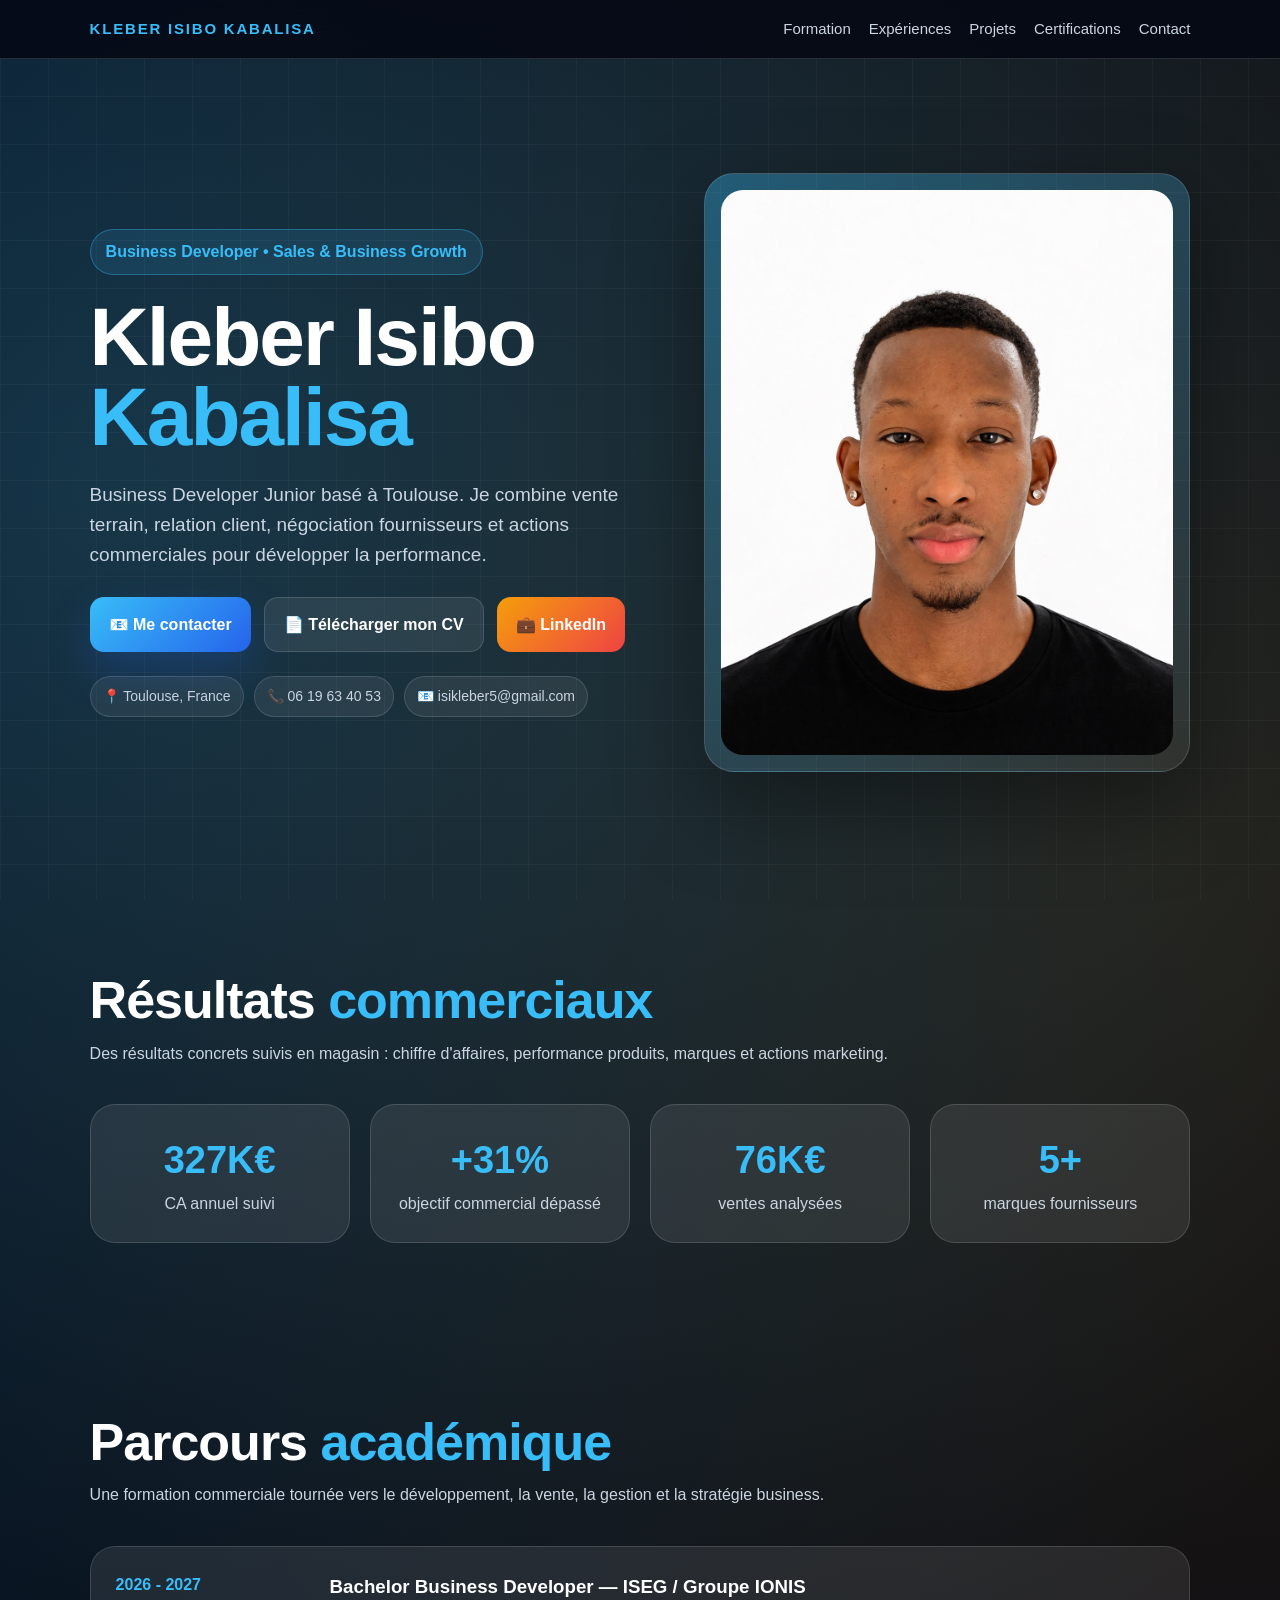
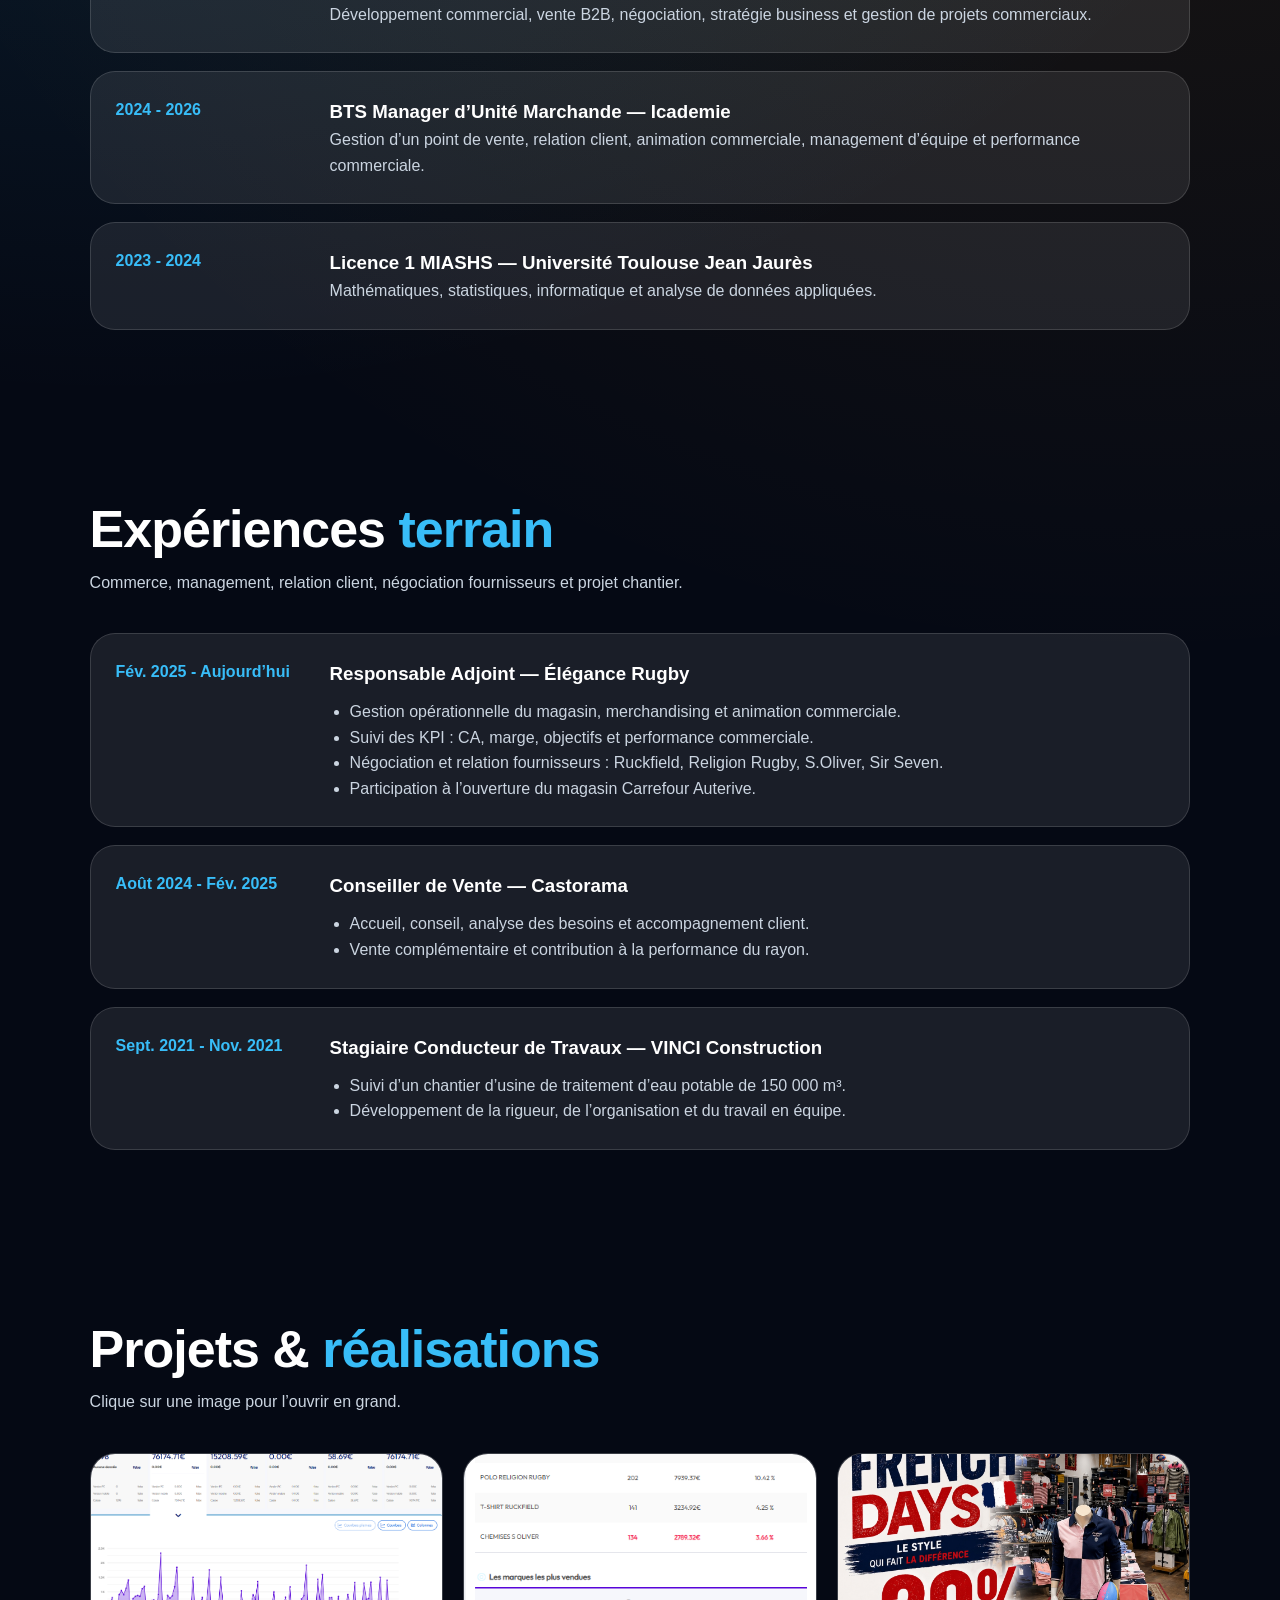
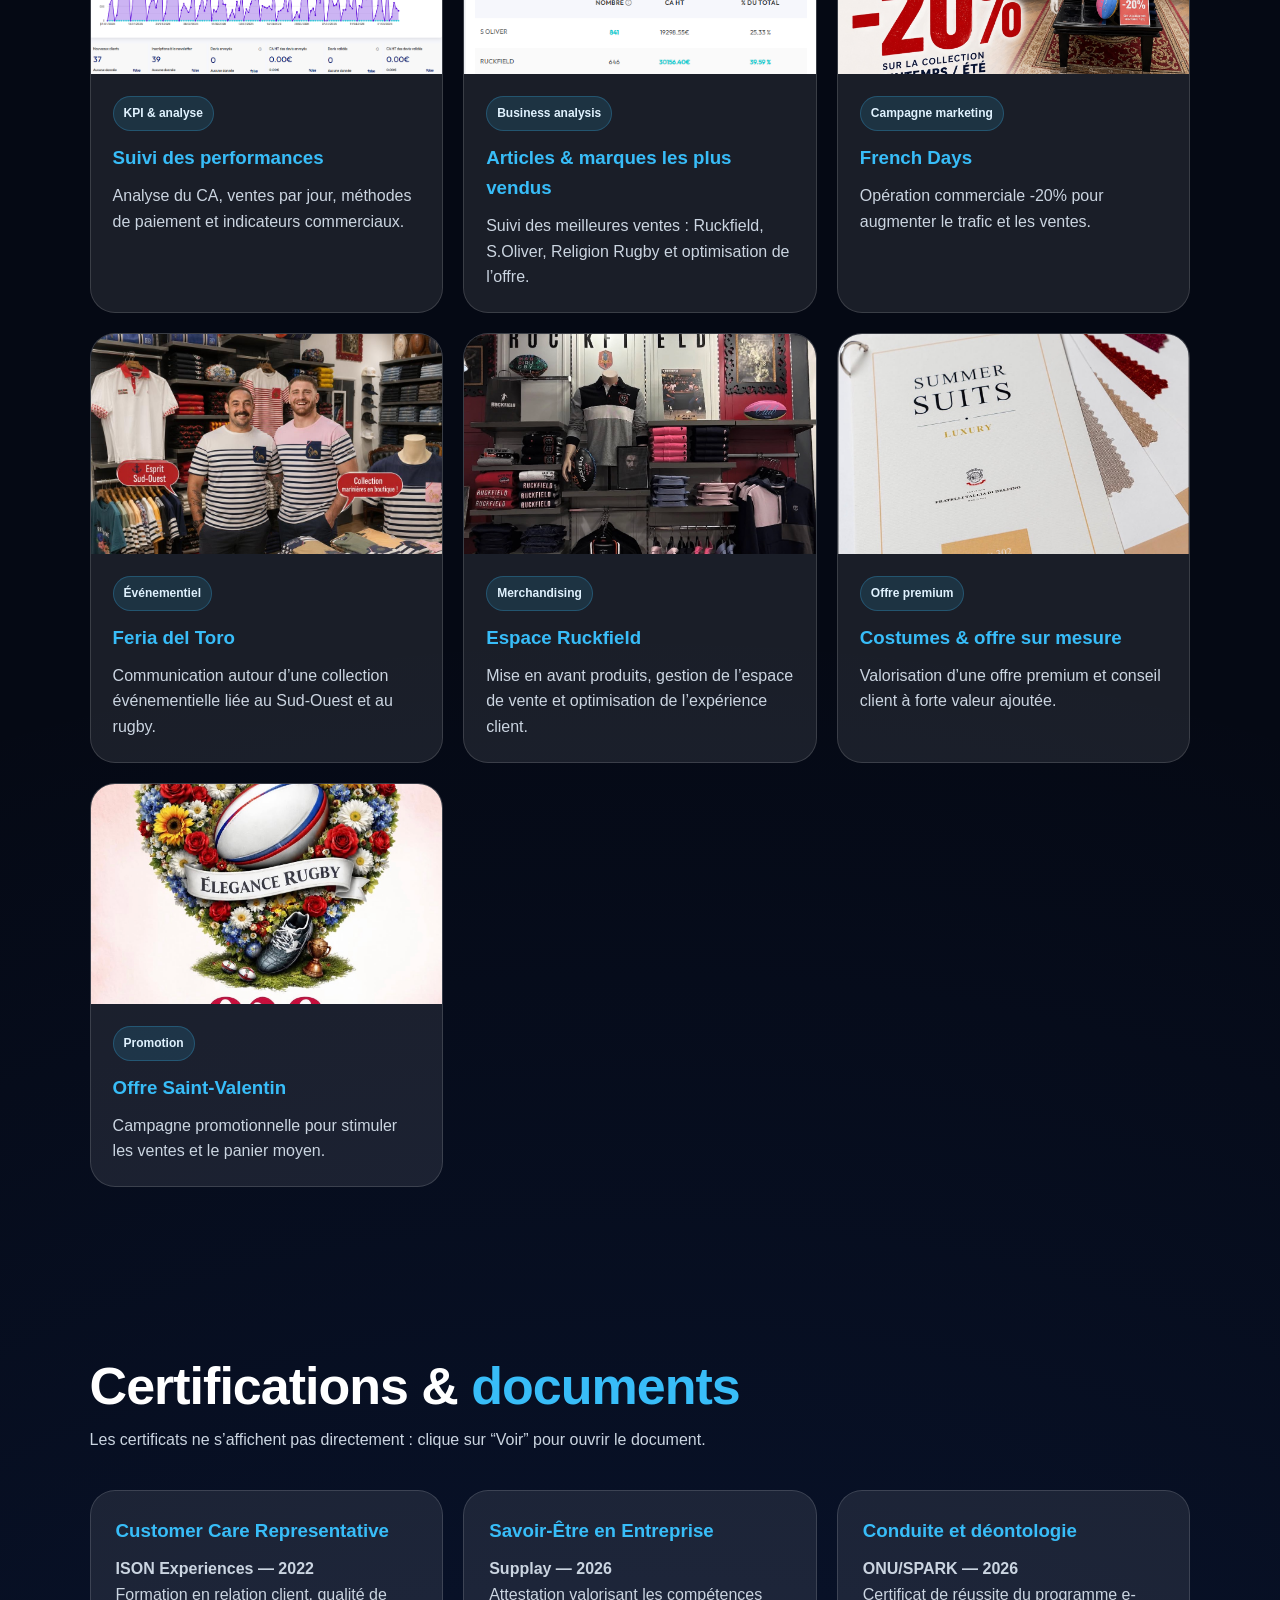
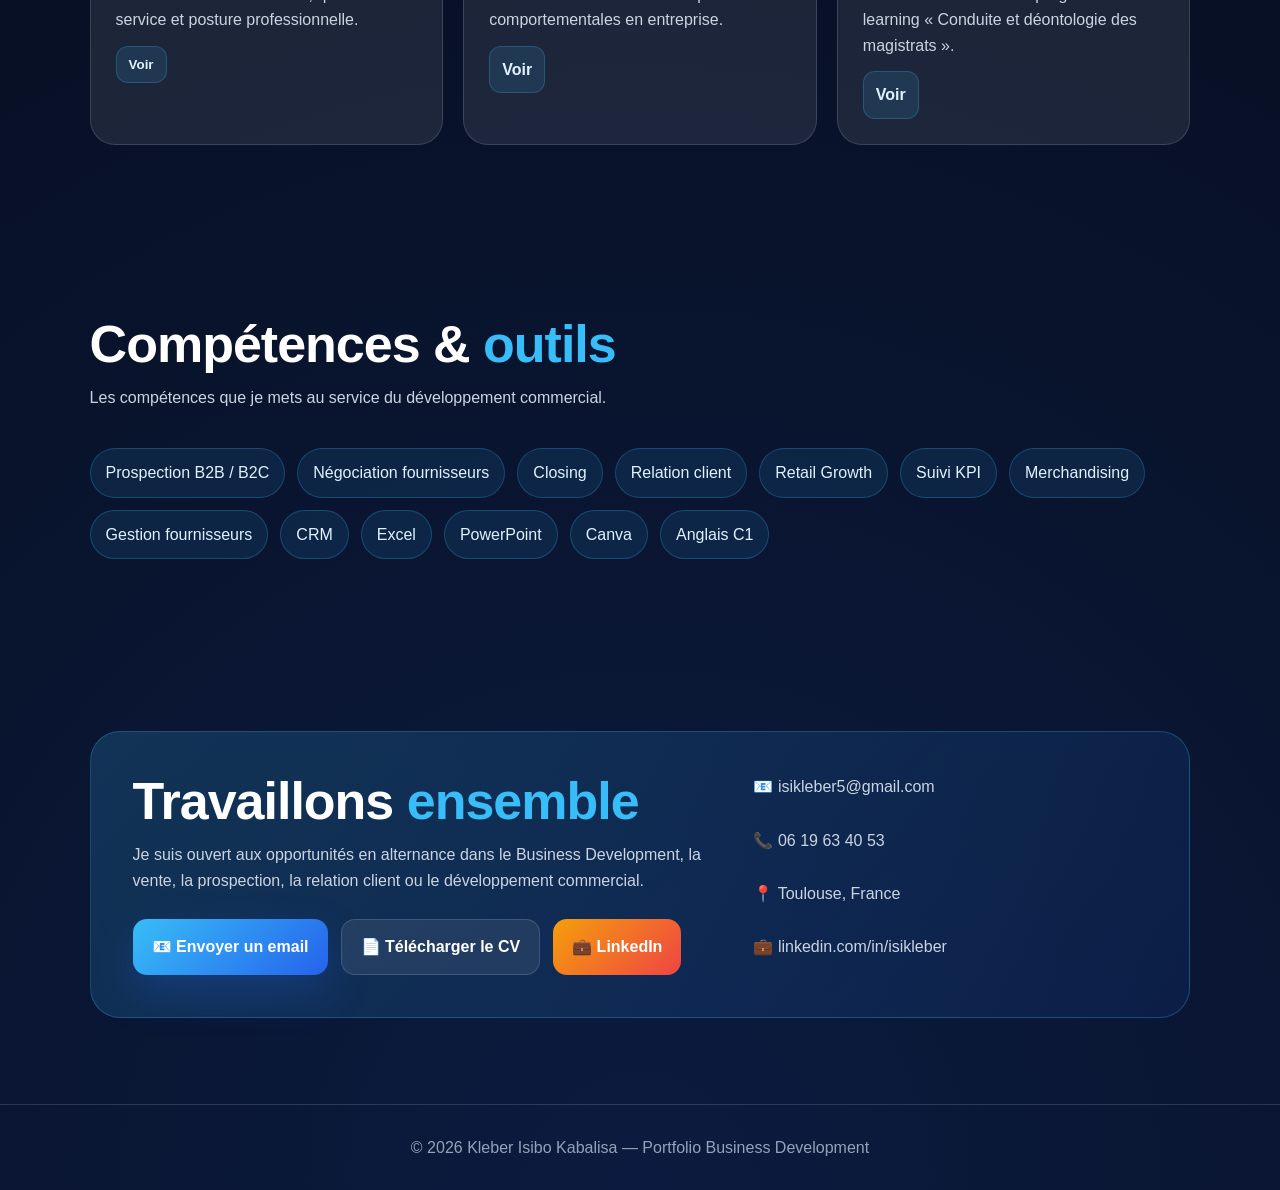
<file: index.html>
<!DOCTYPE html>
<html lang="fr">
<head>
  <meta charset="UTF-8" />
  <meta name="viewport" content="width=device-width, initial-scale=1.0" />
  <title>Kleber Isibo Kabalisa | Business Developer</title>
  <meta name="description" content="Portfolio professionnel de Kleber Isibo Kabalisa, Business Developer Junior à Toulouse." />
  <link rel="stylesheet" href="style.css" />
</head>
<body>
  <nav class="navbar">
    <a class="logo" href="#home">KLEBER ISIBO KABALISA</a>
    <div class="navlinks">
      <a href="#formation">Formation</a>
      <a href="#experience">Expériences</a>
      <a href="#projects">Projets</a>
      <a href="#certifications">Certifications</a>
      <a href="#contact">Contact</a>
    </div>
  </nav>

  <header id="home" class="hero">
    <div class="hero-text">
      <div class="badge">Business Developer • Sales & Business Growth</div>
      <h1>Kleber Isibo <span>Kabalisa</span></h1>
      <p>
        Business Developer Junior basé à Toulouse. Je combine vente terrain, relation client,
        négociation fournisseurs et actions commerciales pour développer la performance.
      </p>
      <div class="buttons">
        <a class="btn primary" href="mailto:isikleber5@gmail.com">📧 Me contacter</a>
        <a class="btn dark" href="assets/CV_Kleber_Isibo_Kabalisa_Premium.pdf" download>📄 Télécharger mon CV</a>
        <a class="btn gold" href="https://www.linkedin.com/in/isikleber" target="_blank" rel="noopener">💼 LinkedIn</a>
      </div>
      <div class="quick">
        <span>📍 Toulouse, France</span>
        <span>📞 06 19 63 40 53</span>
        <span>📧 isikleber5@gmail.com</span>
      </div>
    </div>
    <div class="photo-card">
      <img src="assets/photo-kleber.jpeg" alt="Photo de Kleber Isibo Kabalisa" />
    </div>
  </header>

  <section class="reveal">
    <div class="head">
      <h2>Résultats <span>commerciaux</span></h2>
      <p>Des résultats concrets suivis en magasin : chiffre d'affaires, performance produits, marques et actions marketing.</p>
    </div>
    <div class="stats">
      <div class="stat"><strong>327K€</strong><p>CA annuel suivi</p></div>
      <div class="stat"><strong>+31%</strong><p>objectif commercial dépassé</p></div>
      <div class="stat"><strong>76K€</strong><p>ventes analysées</p></div>
      <div class="stat"><strong>5+</strong><p>marques fournisseurs</p></div>
    </div>
  </section>

  <section id="formation" class="reveal">
    <div class="head">
      <h2>Parcours <span>académique</span></h2>
      <p>Une formation commerciale tournée vers le développement, la vente, la gestion et la stratégie business.</p>
    </div>
    <div class="timeline">
      <article class="item">
        <div class="date">2026 - 2027</div>
        <div><h3>Bachelor Business Developer — ISEG / Groupe IONIS</h3><p>Développement commercial, vente B2B, négociation, stratégie business et gestion de projets commerciaux.</p></div>
      </article>
      <article class="item">
        <div class="date">2024 - 2026</div>
        <div><h3>BTS Manager d’Unité Marchande — Icademie</h3><p>Gestion d’un point de vente, relation client, animation commerciale, management d’équipe et performance commerciale.</p></div>
      </article>
      <article class="item">
        <div class="date">2023 - 2024</div>
        <div><h3>Licence 1 MIASHS — Université Toulouse Jean Jaurès</h3><p>Mathématiques, statistiques, informatique et analyse de données appliquées.</p></div>
      </article>
    </div>
  </section>

  <section id="experience" class="reveal">
    <div class="head">
      <h2>Expériences <span>terrain</span></h2>
      <p>Commerce, management, relation client, négociation fournisseurs et projet chantier.</p>
    </div>
    <div class="timeline">
      <article class="item">
        <div class="date">Fév. 2025 - Aujourd’hui</div>
        <div>
          <h3>Responsable Adjoint — Élégance Rugby</h3>
          <ul>
            <li>Gestion opérationnelle du magasin, merchandising et animation commerciale.</li>
            <li>Suivi des KPI : CA, marge, objectifs et performance commerciale.</li>
            <li>Négociation et relation fournisseurs : Ruckfield, Religion Rugby, S.Oliver, Sir Seven.</li>
            <li>Participation à l’ouverture du magasin Carrefour Auterive.</li>
          </ul>
        </div>
      </article>
      <article class="item">
        <div class="date">Août 2024 - Fév. 2025</div>
        <div>
          <h3>Conseiller de Vente — Castorama</h3>
          <ul>
            <li>Accueil, conseil, analyse des besoins et accompagnement client.</li>
            <li>Vente complémentaire et contribution à la performance du rayon.</li>
          </ul>
        </div>
      </article>
      <article class="item">
        <div class="date">Sept. 2021 - Nov. 2021</div>
        <div>
          <h3>Stagiaire Conducteur de Travaux — VINCI Construction</h3>
          <ul>
            <li>Suivi d’un chantier d’usine de traitement d’eau potable de 150 000 m³.</li>
            <li>Développement de la rigueur, de l’organisation et du travail en équipe.</li>
          </ul>
        </div>
      </article>
    </div>
  </section>

  <section id="projects" class="reveal">
    <div class="head">
      <h2>Projets & <span>réalisations</span></h2>
      <p>Clique sur une image pour l’ouvrir en grand.</p>
    </div>
    <div class="projects">
      <article class="project">
        <img src="assets/dashboard-ca.png" alt="Tableau de bord commercial" />
        <div><span class="tag">KPI & analyse</span><h3>Suivi des performances</h3><p>Analyse du CA, ventes par jour, méthodes de paiement et indicateurs commerciaux.</p></div>
      </article>
      <article class="project">
        <img src="assets/top-ventes.png" alt="Articles et marques les plus vendus" />
        <div><span class="tag">Business analysis</span><h3>Articles & marques les plus vendus</h3><p>Suivi des meilleures ventes : Ruckfield, S.Oliver, Religion Rugby et optimisation de l’offre.</p></div>
      </article>
      <article class="project">
        <img src="assets/french-days.jpeg" alt="Campagne French Days" />
        <div><span class="tag">Campagne marketing</span><h3>French Days</h3><p>Opération commerciale -20% pour augmenter le trafic et les ventes.</p></div>
      </article>
      <article class="project">
        <img src="assets/feria.jpeg" alt="Feria del Toro" />
        <div><span class="tag">Événementiel</span><h3>Feria del Toro</h3><p>Communication autour d’une collection événementielle liée au Sud-Ouest et au rugby.</p></div>
      </article>
      <article class="project">
        <img src="assets/ruckfield.jpeg" alt="Espace Ruckfield" />
        <div><span class="tag">Merchandising</span><h3>Espace Ruckfield</h3><p>Mise en avant produits, gestion de l’espace de vente et optimisation de l’expérience client.</p></div>
      </article>
      <article class="project">
        <img src="assets/costumes.jpeg" alt="Costumes sur mesure" />
        <div><span class="tag">Offre premium</span><h3>Costumes & offre sur mesure</h3><p>Valorisation d’une offre premium et conseil client à forte valeur ajoutée.</p></div>
      </article>
      <article class="project">
        <img src="assets/saint-valentin.jpeg" alt="Offre Saint-Valentin" />
        <div><span class="tag">Promotion</span><h3>Offre Saint-Valentin</h3><p>Campagne promotionnelle pour stimuler les ventes et le panier moyen.</p></div>
      </article>
    </div>
  </section>

  <section id="certifications" class="reveal">
    <div class="head">
      <h2>Certifications & <span>documents</span></h2>
      <p>Les certificats ne s’affichent pas directement : clique sur “Voir” pour ouvrir le document.</p>
    </div>
    <div class="grid">
      <article class="card">
        <h3>Customer Care Representative</h3>
        <p><strong>ISON Experiences — 2022</strong></p>
        <p>Formation en relation client, qualité de service et posture professionnelle.</p>
        <button class="mini" data-img="assets/certificat-ison.jpeg">Voir</button>
      </article>
      <article class="card">
        <h3>Savoir-Être en Entreprise</h3>
        <p><strong>Supplay — 2026</strong></p>
        <p>Attestation valorisant les compétences comportementales en entreprise.</p>
        <a class="mini" href="assets/Attestation_Supplay_Kleber.pdf" target="_blank">Voir</a>
      </article>
      <article class="card">
        <h3>Conduite et déontologie</h3>
        <p><strong>ONU/SPARK — 2026</strong></p>
        <p>Certificat de réussite du programme e-learning « Conduite et déontologie des magistrats ».</p>
        <a class="mini" href="assets/Certificat_ONU_SPARK_Kleber.pdf" target="_blank">Voir</a>
      </article>
    </div>
  </section>

  <section class="reveal">
    <div class="head">
      <h2>Compétences & <span>outils</span></h2>
      <p>Les compétences que je mets au service du développement commercial.</p>
    </div>
    <div class="skills">
      <span>Prospection B2B / B2C</span><span>Négociation fournisseurs</span><span>Closing</span><span>Relation client</span><span>Retail Growth</span><span>Suivi KPI</span><span>Merchandising</span><span>Gestion fournisseurs</span><span>CRM</span><span>Excel</span><span>PowerPoint</span><span>Canva</span><span>Anglais C1</span>
    </div>
  </section>

  <section id="contact" class="reveal">
    <div class="contact">
      <div>
        <h2>Travaillons <span>ensemble</span></h2>
        <p>Je suis ouvert aux opportunités en alternance dans le Business Development, la vente, la prospection, la relation client ou le développement commercial.</p>
        <div class="buttons">
          <a class="btn primary" href="mailto:isikleber5@gmail.com">📧 Envoyer un email</a>
          <a class="btn dark" href="assets/CV_Kleber_Isibo_Kabalisa_Premium.pdf" download>📄 Télécharger le CV</a>
          <a class="btn gold" href="https://www.linkedin.com/in/isikleber" target="_blank" rel="noopener">💼 LinkedIn</a>
        </div>
      </div>
      <div class="contact-list">
        <div>📧 isikleber5@gmail.com</div>
        <div>📞 06 19 63 40 53</div>
        <div>📍 Toulouse, France</div>
        <div>💼 linkedin.com/in/isikleber</div>
      </div>
    </div>
  </section>

  <footer>© 2026 Kleber Isibo Kabalisa — Portfolio Business Development</footer>

  <div class="modal" id="modal">
    <button class="close" id="closeModal">Fermer</button>
    <img id="modalImg" alt="Aperçu" />
  </div>

  <script src="script.js"></script>
</body>
</html>
</file>
<file: style.css>
:root{--bg:#050914;--card:rgba(255,255,255,.085);--line:rgba(255,255,255,.14);--muted:#cbd5e1;--blue:#38bdf8;--blue2:#2563eb;--gold:#f59e0b;--red:#ef4444}
*{box-sizing:border-box;margin:0;padding:0;font-family:Arial,Helvetica,sans-serif;scroll-behavior:smooth}
body{background:radial-gradient(circle at 10% 8%,rgba(56,189,248,.23),transparent 27%),radial-gradient(circle at 90% 14%,rgba(245,158,11,.13),transparent 27%),radial-gradient(circle at 50% 100%,rgba(37,99,235,.20),transparent 36%),#050914;color:#fff;line-height:1.6;overflow-x:hidden}
body:before{content:"";position:fixed;inset:0;pointer-events:none;z-index:-1;background-image:linear-gradient(rgba(255,255,255,.035) 1px,transparent 1px),linear-gradient(90deg,rgba(255,255,255,.035) 1px,transparent 1px);background-size:48px 48px}
a{text-decoration:none;color:inherit}
.navbar{position:sticky;top:0;z-index:50;background:rgba(5,9,20,.88);backdrop-filter:blur(16px);border-bottom:1px solid var(--line);padding:17px 7%;display:flex;justify-content:space-between;align-items:center;gap:18px;flex-wrap:wrap}
.logo{font-weight:900;letter-spacing:1.8px;color:var(--blue);font-size:15px}
.navlinks{display:flex;gap:18px;flex-wrap:wrap;color:var(--muted);font-size:15px}
.navlinks a:hover{color:var(--blue)}
.hero{min-height:92vh;padding:76px 7%;display:grid;grid-template-columns:1.07fr .93fr;gap:55px;align-items:center}
.badge{display:inline-block;background:rgba(56,189,248,.12);border:1px solid rgba(56,189,248,.35);color:var(--blue);padding:9px 15px;border-radius:999px;font-weight:900;margin-bottom:22px;animation:up .7s both}
h1{font-size:clamp(42px,7vw,82px);line-height:.98;letter-spacing:-2px;margin-bottom:22px;animation:up .8s both .1s}
h1 span,h2 span{color:var(--blue)}
.hero p{font-size:19px;color:var(--muted);max-width:720px;animation:up .8s both .2s}
.buttons{display:flex;gap:13px;flex-wrap:wrap;margin-top:26px;animation:up .8s both .3s}
.btn{padding:14px 19px;border-radius:14px;font-weight:900;display:inline-flex;gap:8px;align-items:center;transition:.25s;cursor:pointer;border:0}
.primary{background:linear-gradient(135deg,var(--blue),var(--blue2));box-shadow:0 18px 42px rgba(37,99,235,.25);color:#fff}
.dark{background:rgba(255,255,255,.08);border:1px solid var(--line);color:#fff}
.gold{background:linear-gradient(135deg,var(--gold),var(--red));color:white}
.btn:hover{transform:translateY(-4px);box-shadow:0 20px 50px rgba(0,0,0,.30)}
.quick{display:flex;flex-wrap:wrap;gap:10px;margin-top:24px;color:var(--muted);font-size:14px}
.quick span{padding:8px 12px;border-radius:999px;background:rgba(255,255,255,.07);border:1px solid var(--line)}
.photo-card{padding:16px;border-radius:30px;background:linear-gradient(145deg,rgba(56,189,248,.35),rgba(255,255,255,.06));border:1px solid var(--line);box-shadow:0 35px 90px rgba(0,0,0,.40);animation:float .95s both .15s}
.photo-card img{width:100%;border-radius:22px;display:block;aspect-ratio:4/5;object-fit:cover;object-position:center top}
section{padding:86px 7%}
.head{max-width:880px;margin-bottom:38px}
h2{font-size:clamp(31px,5vw,52px);line-height:1.05;letter-spacing:-1px;margin-bottom:13px}
.head p,.contact p{color:var(--muted);max-width:840px}
.stats,.grid,.projects{display:grid;gap:20px}
.stats{grid-template-columns:repeat(4,1fr)}
.grid{grid-template-columns:repeat(3,1fr)}
.projects{grid-template-columns:repeat(3,1fr)}
.stat,.card,.item,.project{background:var(--card);border:1px solid var(--line);border-radius:25px;transition:.28s}
.stat{padding:25px;text-align:center}
.stat strong{display:block;font-size:38px;color:var(--blue)}
.stat p,.card p,.item p,.item li,.project p{color:var(--muted)}
.stat:hover,.card:hover,.item:hover,.project:hover{transform:translateY(-7px);border-color:rgba(56,189,248,.45);box-shadow:0 24px 60px rgba(0,0,0,.25)}
.timeline{display:grid;gap:18px}
.item{display:grid;grid-template-columns:190px 1fr;gap:24px;padding:25px}
.date{color:var(--blue);font-weight:900}
ul{margin-left:20px;margin-top:10px}
.card{padding:25px}
.card h3,.project h3{color:var(--blue);margin-bottom:10px}
.project{overflow:hidden}
.project img{width:100%;height:220px;object-fit:cover;display:block;transition:.35s;cursor:pointer}
.project:hover img{transform:scale(1.05)}
.project div{padding:22px}
.tag{display:inline-block;padding:7px 10px;border-radius:999px;background:rgba(56,189,248,.13);border:1px solid rgba(56,189,248,.25);color:#e0f2fe;font-weight:900;font-size:12px;margin-bottom:12px}
.mini{display:inline-block;margin-top:13px;margin-right:8px;padding:10px 12px;border-radius:12px;background:rgba(56,189,248,.12);border:1px solid rgba(56,189,248,.25);font-weight:900;color:#e0f2fe;cursor:pointer}
.skills{display:flex;flex-wrap:wrap;gap:12px}
.skills span{padding:11px 15px;border-radius:999px;background:rgba(56,189,248,.10);border:1px solid rgba(56,189,248,.25);color:#e0f2fe;transition:.25s}
.skills span:hover{transform:translateY(-3px)}
.contact{display:grid;grid-template-columns:1.2fr .8fr;gap:30px;padding:42px;border-radius:30px;background:linear-gradient(135deg,rgba(56,189,248,.18),rgba(37,99,235,.10));border:1px solid rgba(56,189,248,.27)}
.contact-list{display:grid;gap:12px;color:var(--muted)}
footer{text-align:center;color:#94a3b8;padding:30px 7%;border-top:1px solid var(--line)}
.modal{display:none;position:fixed;inset:0;background:rgba(0,0,0,.88);z-index:999;align-items:center;justify-content:center;padding:20px}
.modal.open{display:flex}
.modal img{max-width:96vw;max-height:86vh;border-radius:18px;border:1px solid var(--line)}
.close{position:absolute;top:18px;right:18px;background:#fff;color:#111;border:0;border-radius:999px;padding:10px 14px;font-weight:900;cursor:pointer}
.reveal{opacity:0;transform:translateY(28px);transition:.7s}
.reveal.show{opacity:1;transform:translateY(0)}
@keyframes up{from{opacity:0;transform:translateY(28px)}to{opacity:1;transform:translateY(0)}}
@keyframes float{from{opacity:0;transform:translateX(35px) scale(.97)}to{opacity:1;transform:translateX(0) scale(1)}}
@media(max-width:980px){.hero,.contact{grid-template-columns:1fr}.stats,.grid,.projects{grid-template-columns:1fr 1fr}}
@media(max-width:680px){.navbar{align-items:flex-start;flex-direction:column}.hero{padding:52px 7%}.stats,.grid,.projects{grid-template-columns:1fr}.item{grid-template-columns:1fr}h1{letter-spacing:-1px}.project img{height:240px}}
</file>
